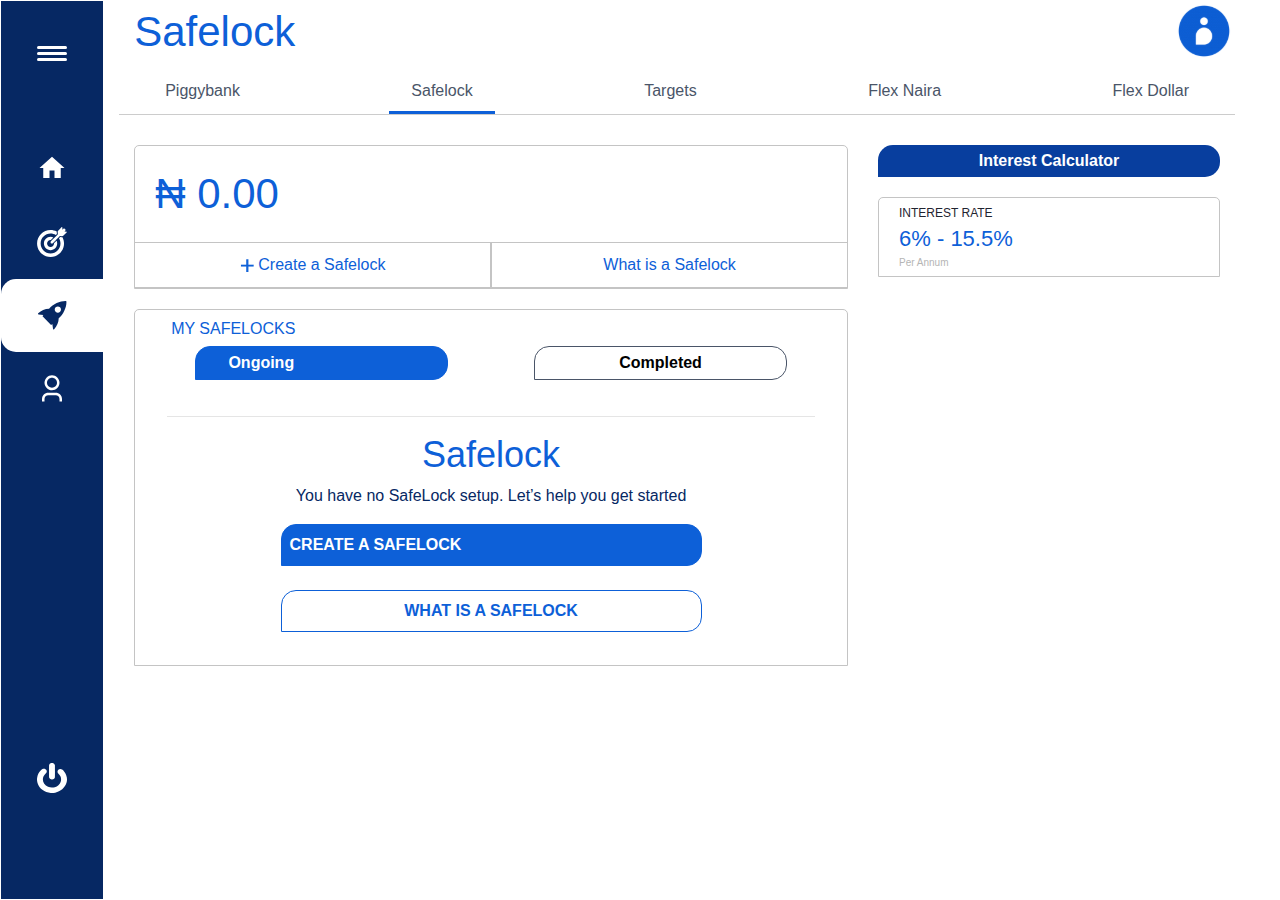
<file: index.html>
<!doctype html>
<html lang="en">
<head>
    <meta charset="UTF-8">
    <meta name="viewport"
          content="width=device-width, user-scalable=no, initial-scale=1.0, maximum-scale=1.0, minimum-scale=1.0">
    <meta http-equiv="X-UA-Compatible" content="ie=edge">
    <link rel="stylesheet" href="./css/bootstrap.css">
    <link rel="stylesheet" href="./css/safelock.css">
    
    <title>PiggyVest- Safelock</title>
    <style>
        ::-webkit-scrollbar {
            width: 0;
        }
        ::-webkit-scrollbar-track {
            background: #f1f1f1;
        }
        ::-webkit-scrollbar-thumb {
            background: #D3D3D3;
            height: 10px;
        }
        ::-webkit-scrollbar-thumb:hover {
            background: #C8C8C8;
        }
    </style>
</head>
  <body class="container row" style="max-width: 100%">
      <main class="main-flex col-xl-1 col-sm-2 col-md-1 col-2" style="padding: 0">
        <section class="sidebar">
            <ul class="sidebar-list">
              <nav class="sidebar-nav">
                <span class="sidebar-toggle"></span>
              </nav>

              <div class="sidebar-list-div">
                <!-- ==== HOME === -->
                <svg
                  width="30"
                  height="30"
                  viewBox="0 0 30 30"
                  fill="none"
                  xmlns="http://www.w3.org/2000/svg"
                >
                  <path
                    d="M12.5 25V17.5H17.5V25H23.75V15H27.5L15 3.75L2.5 15H6.25V25H12.5Z"
                    fill="white"
                  />
                </svg>
              </div>

              <div class="sidebar-list-div">
                <!-- ==== TARGET ==== -->
                <svg
                  width="30"
                  height="30"
                  viewBox="0 0 30 30"
                  fill="none"
                  xmlns="http://www.w3.org/2000/svg"
                >
                  <path
                    d="M13.5548 30C21.0028 30 27.0406 23.9622 27.0406 16.5142C27.0406 14.2225 26.4708 12.0661 25.4635 10.1774C25.3533 10.1931 25.2399 10.1994 25.1298 10.1994C25.0668 10.1994 25.0007 10.1963 24.9346 10.1931L23.219 10.0609L21.985 11.2949C22.9262 12.8122 23.4708 14.6002 23.4708 16.5142C23.4708 21.9885 19.0322 26.4271 13.5579 26.4271C8.08363 26.4271 3.64184 21.9885 3.64184 16.5142C3.64184 11.0399 8.08045 6.60129 13.5547 6.60129C15.4719 6.60129 17.2599 7.14589 18.774 8.08713L19.8915 6.9696L19.7405 5.00213C19.7279 4.84474 19.731 4.68734 19.7467 4.53309C17.8926 3.57296 15.7866 3.02837 13.5516 3.02837C6.10668 3.02837 0.0689087 9.06614 0.0689087 16.5142C0.0689087 23.9622 6.10672 30 13.5548 30Z"
                    fill="white"
                  />
                  <path
                    d="M13.5548 13.0294C13.6429 13.0294 13.7311 13.0326 13.8192 13.0388L16.3092 10.5488L16.3627 10.4953C15.5096 10.0955 14.559 9.87198 13.5547 9.87198C9.88738 9.87198 6.91571 12.8436 6.91571 16.511C6.91571 20.1784 9.88738 23.1532 13.5547 23.1532C17.2221 23.1532 20.1938 20.1815 20.1938 16.5142C20.1938 15.51 19.9702 14.5593 19.5705 13.7062L19.517 13.7597L17.0269 16.2497C17.0332 16.3379 17.0364 16.426 17.0364 16.5141C17.0364 18.4375 15.4781 19.9989 13.5516 19.9989C11.625 19.9989 10.0699 18.4375 10.0699 16.5141C10.07 14.5908 11.6314 13.0294 13.5548 13.0294Z"
                    fill="white"
                  />
                  <path
                    d="M27.453 4.48898L28.2526 3.6894C28.6177 3.32424 28.6177 2.73557 28.2526 2.37041L27.6985 1.81322C27.5159 1.63064 27.2767 1.53935 27.0406 1.53935C26.8045 1.53935 26.5621 1.63064 26.3827 1.81322L25.4666 2.72928L25.2778 0.289612C25.2652 0.110178 25.1172 0 24.963 0C24.8843 0 24.8056 0.0283316 24.7426 0.0912907L21.1382 3.6957C20.8139 4.01994 20.6471 4.47009 20.6818 4.9297L20.6912 5.07135L20.8643 7.32844L19.561 8.63169L17.2158 10.9769L17.1623 11.0304L14.8927 13.3001L13.8853 14.3075C13.7531 14.4397 13.6713 14.616 13.6587 14.8017L13.5957 15.5918C13.5579 16.0514 13.9231 16.4418 14.3795 16.4418C14.3921 16.4418 14.4047 16.4418 14.4205 16.4418L15.2547 16.4008C15.4498 16.3914 15.6356 16.3095 15.7709 16.171L16.7688 15.1731L19.0385 12.9035L19.0921 12.8499L21.4373 10.5047L22.8539 9.08814L24.9126 9.24554L25.0039 9.25184C25.0448 9.25498 25.0857 9.25498 25.1235 9.25498C25.539 9.25498 25.9388 9.09129 26.2379 8.79538L29.8391 5.19412C30.028 5.00525 29.9084 4.67786 29.6408 4.65897L27.453 4.48898Z"
                    fill="white"
                  />
                </svg>
              </div>

              <div class="sidebar-list-div active">
                <!-- ==== ROCKET ==== -->
                <a href="./public/payment.html">
                    <svg
                    width="29"
                    height="29"
                    viewBox="0 0 29 29"
                    xmlns="http://www.w3.org/2000/svg"
                  >
                    <path
                      d="M27.8185 0.00261831C21.9623 -0.102382 15.2835 2.95887 11.056 7.70762C7.01604 7.78387 3.08229 9.44012 0.186044 12.3364C0.0172946 12.5026 -0.0427053 12.7514 0.0310447 12.9764C0.106045 13.2026 0.301045 13.3664 0.536044 13.4001L5.35354 14.0901L4.75854 14.7564C4.53729 15.0039 4.54854 15.3801 4.78354 15.6151L12.8173 23.6489C12.9385 23.7701 13.0985 23.8314 13.2598 23.8314C13.4085 23.8314 13.5573 23.7789 13.676 23.6726L14.3423 23.0776L15.0323 27.8951C15.066 28.1301 15.251 28.3026 15.4748 28.3776C15.5323 28.3964 15.5923 28.4051 15.6535 28.4051C15.831 28.4051 16.0123 28.3276 16.1373 28.2039C18.9935 25.3476 20.6498 21.4139 20.726 17.3739C25.4798 13.1376 28.566 6.46137 28.4298 0.612618C28.421 0.280118 28.1523 0.0113683 27.8185 0.00261831ZM22.0585 10.7926C21.4498 11.4014 20.6498 11.7064 19.8485 11.7064C19.0473 11.7064 18.2473 11.4014 17.6385 10.7926C16.421 9.57387 16.421 7.59137 17.6385 6.37262C18.8573 5.15387 20.8398 5.15387 22.0585 6.37262C23.2773 7.59137 23.2773 9.57512 22.0585 10.7926Z"
                    />
                  </svg>
                </a>

              </div>

              <div class="sidebar-list-div">
                <!-- ==== USER ==== -->
                <svg
                  width="30"
                  height="30"
                  viewBox="0 0 30 30"
                  fill="none"
                  xmlns="http://www.w3.org/2000/svg"
                >
                  <path
                    d="M25 27.5H22.5V25C22.5 24.0054 22.1049 23.0516 21.4017 22.3483C20.6984 21.6451 19.7446 21.25 18.75 21.25H11.25C10.2554 21.25 9.30161 21.6451 8.59835 22.3483C7.89509 23.0516 7.5 24.0054 7.5 25V27.5H5V25C5 23.3424 5.65848 21.7527 6.83058 20.5806C8.00269 19.4085 9.5924 18.75 11.25 18.75H18.75C20.4076 18.75 21.9973 19.4085 23.1694 20.5806C24.3415 21.7527 25 23.3424 25 25V27.5ZM15 16.25C14.0151 16.25 13.0398 16.056 12.1299 15.6791C11.2199 15.3022 10.3931 14.7497 9.6967 14.0533C9.00026 13.3569 8.44781 12.5301 8.0709 11.6201C7.69399 10.7102 7.5 9.73491 7.5 8.75C7.5 7.76509 7.69399 6.78982 8.0709 5.87987C8.44781 4.96993 9.00026 4.14314 9.6967 3.4467C10.3931 2.75026 11.2199 2.19781 12.1299 1.8209C13.0398 1.44399 14.0151 1.25 15 1.25C16.9891 1.25 18.8968 2.04018 20.3033 3.4467C21.7098 4.85322 22.5 6.76088 22.5 8.75C22.5 10.7391 21.7098 12.6468 20.3033 14.0533C18.8968 15.4598 16.9891 16.25 15 16.25V16.25ZM15 13.75C16.3261 13.75 17.5979 13.2232 18.5355 12.2855C19.4732 11.3479 20 10.0761 20 8.75C20 7.42392 19.4732 6.15215 18.5355 5.21447C17.5979 4.27678 16.3261 3.75 15 3.75C13.6739 3.75 12.4021 4.27678 11.4645 5.21447C10.5268 6.15215 10 7.42392 10 8.75C10 10.0761 10.5268 11.3479 11.4645 12.2855C12.4021 13.2232 13.6739 13.75 15 13.75V13.75Z"
                    fill="white"
                  />
                </svg>
              </div>

              <div class="sidebar-list-div signout">
                <!-- ==== SIGNOUT === -->
                <svg
                  width="30"
                  height="30"
                  viewBox="0 0 30 30"
                  fill="none"
                  xmlns="http://www.w3.org/2000/svg"
                >
                  <path
                    d="M14.5212 0.0586024C14.1614 0.124227 13.9569 0.185165 13.667 0.316415C12.8257 0.696102 12.2175 1.46016 12.0622 2.32735C12.0259 2.52657 12.0259 13.9734 12.0622 14.1727C12.1683 14.7633 12.5022 15.3375 12.9707 15.7383C14.1588 16.7555 15.9992 16.7156 17.1303 15.6469C17.5522 15.2461 17.837 14.7258 17.9379 14.1727C17.9535 14.0789 17.9638 11.9906 17.9638 8.24298C17.9638 2.57579 17.9638 2.45157 17.912 2.23126C17.7179 1.36407 17.1459 0.68204 16.2943 0.300009C16.038 0.182821 15.8465 0.128915 15.466 0.0609461C15.0673 -0.0117101 14.9146 -0.0117101 14.5212 0.0586024Z"
                    fill="white"
                  />
                  <path
                    d="M6.49698 5.7539C6.47627 5.75859 6.37015 5.77499 6.26402 5.78906C5.72563 5.86874 5.15876 6.13593 4.75496 6.49921C4.46764 6.75937 3.88266 7.32421 3.67558 7.54453C1.71355 9.62109 0.512511 12.0539 0.142364 14.707C0.0802416 15.1547 0 16.1133 0 16.4062C0 16.6641 0.0724763 17.5523 0.129422 18.0234C0.173425 18.3773 0.302847 19.043 0.401208 19.4344C0.672994 20.5055 1.02761 21.4055 1.57895 22.418C2.12511 23.4187 2.72045 24.2437 3.53581 25.1367C3.8956 25.5281 4.93874 26.4726 5.37101 26.7984C7.81708 28.6336 10.6385 29.6883 13.7446 29.9273C13.9077 29.9414 14.2079 29.9625 14.4124 29.9789C15.321 30.0469 16.9853 29.9062 18.2355 29.6578C23.5884 28.5891 27.9137 24.8953 29.4047 20.1234C29.6066 19.4766 29.7929 18.6305 29.8706 18.0234C29.9275 17.5523 30 16.6641 30 16.4062C30 16.1484 29.9275 15.2578 29.8706 14.7891C29.855 14.6672 29.8059 14.3766 29.7645 14.1445C29.3218 11.7703 28.1984 9.56718 26.4745 7.69921C26.2079 7.40859 25.6773 6.88828 25.6255 6.86718C25.6048 6.85546 25.5582 6.83671 25.522 6.82265C25.4858 6.80859 25.3874 6.74296 25.302 6.67968C24.7351 6.24843 23.8835 6.03281 23.1148 6.12421C21.7325 6.29062 20.6946 7.24687 20.5263 8.50546C20.4047 9.42187 20.8525 10.3664 21.6808 10.9336C22.1959 11.2875 22.9905 12.3773 23.4176 13.3219C23.9068 14.3976 24.1242 15.4734 24.0906 16.6172C24.0621 17.5078 23.9327 18.1781 23.6221 19.0195C22.7265 21.45 20.5651 23.3953 17.8602 24.2039C16.9129 24.4875 16.0354 24.6141 14.9871 24.6141C13.5582 24.6141 12.3003 24.3562 11.0319 23.8008C7.36152 22.1953 5.31924 18.6023 6.02071 14.9883C6.32873 13.4086 7.25539 11.7914 8.47714 10.7109C8.61432 10.5891 8.81881 10.4062 8.93011 10.3078C9.71182 9.61406 9.9862 8.52187 9.62381 7.55859C9.41933 7.01953 8.96376 6.49218 8.43831 6.18281C7.93098 5.88515 7.38481 5.73984 6.79465 5.74453C6.65229 5.74687 6.51769 5.75156 6.49698 5.7539Z"
                    fill="white"
                  />
                </svg>
              </div>
            </ul>
          </section>

      </main>

      <nav class="navbar fixed-top mobile-nav" style="background-color: #062863">
          <!--<a class="navbar-brand" href="#">Piggy Vest</a>-->
          <div class="row justify-content-between" style="margin: auto; width: 95%">
              <img src="./images/home-24px%201.svg" alt="">
              <img src="./images/target.svg" alt="">
              <img src="./images/rocket.svg" alt="" style="background-color: white; height: inherit">
              <img src="./images/user-3-line%201.svg" alt="">
              <img src="./images/logout.svg" alt="">
          </div>
      </nav>

      <main class="col-xl-11 col-sm-10 col-md-11 col-10 main-safelock-right"
            style="max-height: 100vh; min-height: 100vh; overflow-y: auto">
          <section class="container safelock-top">
              <div class="row justify-content-between">
                  <div class="col-4">
                      <h6>Safelock</h6>
                  </div>
                  <div class="col-2">
                      <div class="row justify-content-end">
                          <img src="../images/image%201.svg" alt="">
                      </div>
                  </div>
              </div>
              <div class="row justify-content-between tab-routes">
                  <span>Piggybank</span><!--
         --><span class="active">Safelock</span><!--
         --><span>Targets</span><!--
         --><span>Flex Naira</span><!--
         --><span>Flex Dollar</span>
              </div>
          </section>

          <section class="container safelock-mid-balance-sheet">

              <div class="col-xl-4 col-md-4 col-12 interest-cal-mobile">
                  <button class="btn interest-calculator">Interest Calculator</button>

                  <div class="interest-rate">
                      <div>INTEREST RATE</div>
                      <div>6% - 15.5%</div>
                      <div>Per Annum</div>
                  </div>
                  <br>

              </div>

              <div class="row">
                  <div class="col-xl-8 col-md-8 col-12">
                      <div class="balance">
                          <div class="amount">
                              &#8358; 0.00
                          </div>
                          <div class="row" style="padding: 0 14px">
                              <div class="col-6 options">
                                  <img src="images/plus.png" style="width: 14px" alt=""> Create a Safelock
                              </div>
                              <div class="col-6 options">What is a Safelock</div>
                          </div>
                      </div>

                      <div class="my-safelocks">
                          <h6>MY SAFELOCKS</h6>
                          <div class="row justify-content-around">
                              <div class="col-xl-5 col-md-6 col-sm-6 col-6">
                                  <button class="btn my-safelocks active">Ongoing</button>
                              </div>
                              <div class="col-xl-5 col-md-6 col-sm-6 col-6">
                                  <button class="btn my-safelocks">Completed</button>
                              </div>
                          </div>
                          <hr>
                          <div class="my-safelocks-content">
                              <h4>Safelock</h4>
                              <p>You have no SafeLock setup. Let’s help you get started</p>

                              <button class="btn btn-lg active">CREATE A SAFELOCK</button>
                              <button class="btn btn-lg">WHAT IS A SAFELOCK</button>
                          </div>
                      </div>
                  </div>

                  <div class="col-xl-4 col-md-4 col-12 interest-cal">
                      <button class="btn interest-calculator">Interest Calculator</button>

                      <div class="interest-rate">
                          <div>INTEREST RATE</div>
                          <div>6% - 15.5%</div>
                          <div>Per Annum</div>
                      </div>
                  </div>
              </div>
          </section>
      </main>

</body>
</html>
</file>
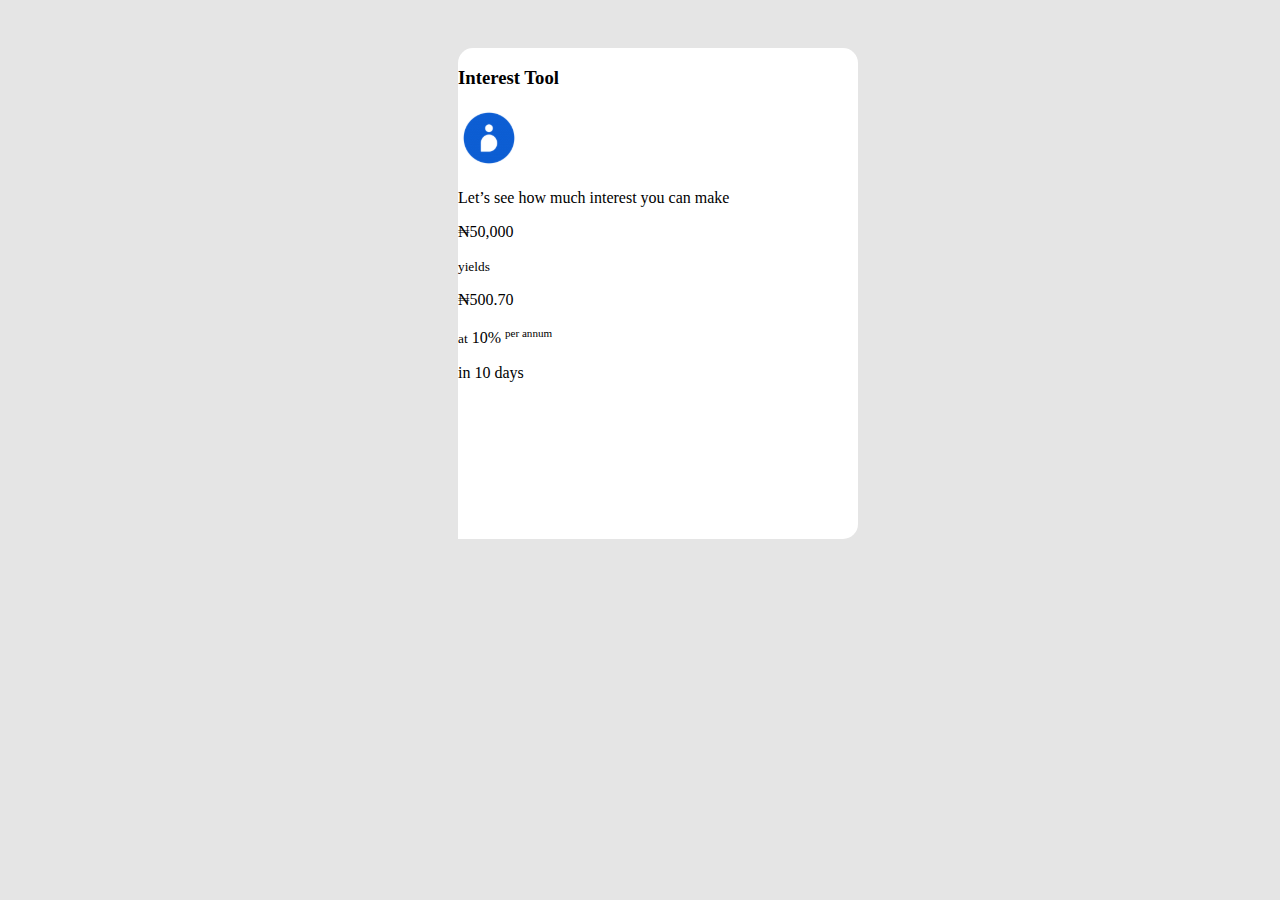
<file: calculator.html>
<!DOCTYPE html>
<html lang="en">

<head>
    <meta charset="UTF-8">
    <meta name="viewport" content="width=device-width, initial-scale=1.0">
    <title>Calculator</title>
    <link href="https://stackpath.bootstrapcdn.com/bootstrap/4.5.0/css/bootstrap.min.css" rel="stylesheet"
        integrity="sha384-9aIt2nRpC12Uk9gS9baDl411NQApFmC26EwAOH8WgZl5MYYxFfc+NcPb1dKGj7Sk" crossorigin="anonymous">
    <link rel="stylesheet" href="css/style.css">
</head>

<body>

    <main>
        <div class="container pl-5 pr-5 mx-auto">
            <div class="row">
                <div class="col-md-12 d-flex justify-content-between">
                    <h3 class="first-text">Interest Tool</h3> <img src="images/image 1.svg" alt="..." class="img-fluid">
                </div>
            </div>
            <div class="row">
                <div class="col-md-6">
                    <p class=" text">Let’s see how much interest you can make</p>
                </div>
            </div>

            <div class="row d-flex justify-content-center">
                <div class="col-md-6 d-block">
                    <div class="div-1">
                        <p class="pl-4">‎₦50,000</p>
                        <small class="pl-4">yields</small>
                        <p class="pr-4 text-right mt-5">‎₦500.70</p>
                    </div>
                </div>
                <div class="col-md-6 d-block">
                    <div class="div-2">
                        <p class="pl-4">‎<small>at</small> 10% <sup> <small>per annum</small></sup></p>
                        <p class="pl-4 text-left mt-5">‎in 10 days</p>
                    </div>
                </div>
            </div>
        </div>
    </main>

</body>

</html>
</file>
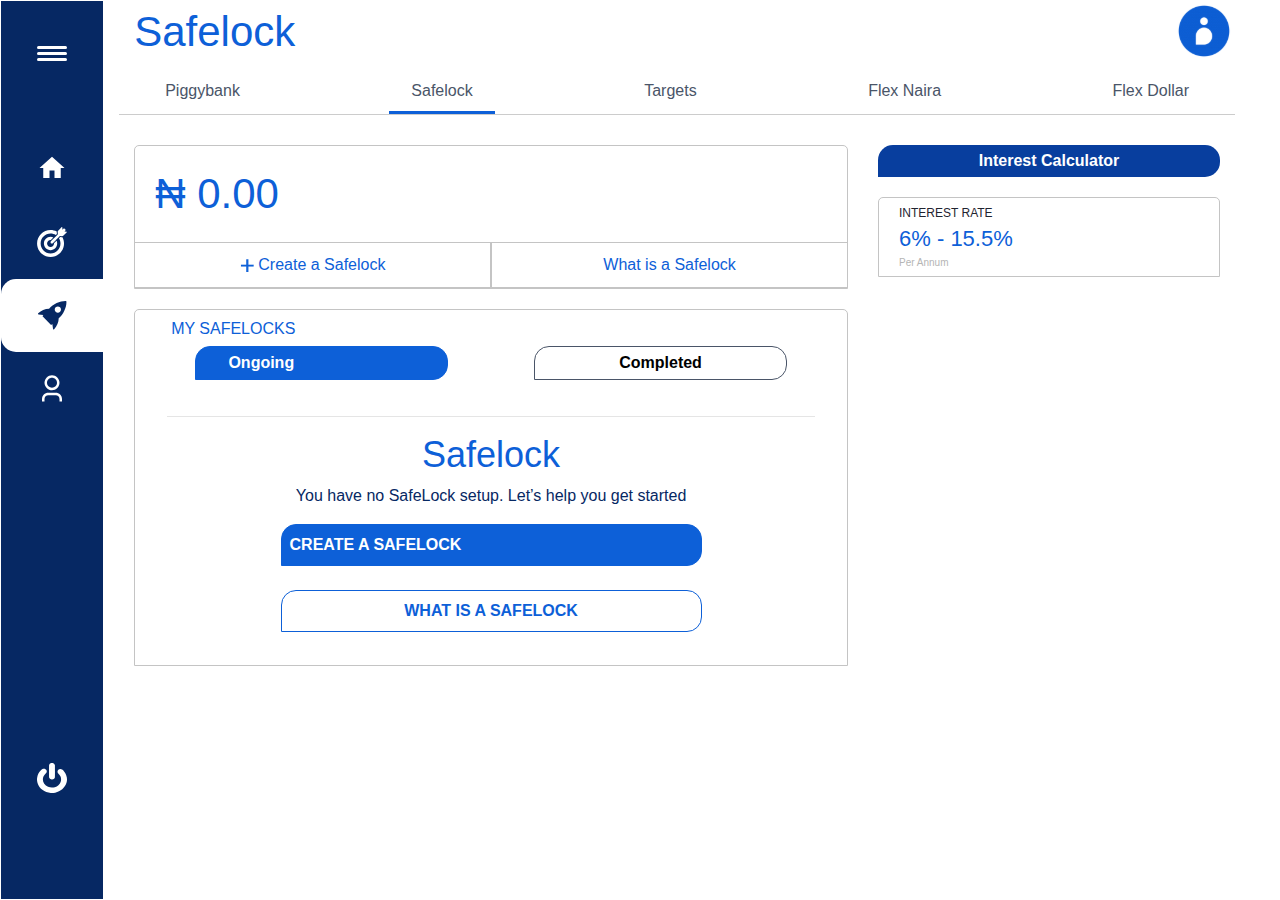
<file: safelock-page.html>
<!doctype html>
<html lang="en">
<head>
    <meta charset="UTF-8">
    <meta name="viewport"
          content="width=device-width, user-scalable=no, initial-scale=1.0, maximum-scale=1.0, minimum-scale=1.0">
    <meta http-equiv="X-UA-Compatible" content="ie=edge">
    <link rel="stylesheet" href="./css/bootstrap.css">
    <link rel="stylesheet" href="./css/safelock.css">
    <title>Document</title>
</head>
<body>
    <!DOCTYPE html>
<html lang="en">
  <head>
    <meta charset="UTF-8">
    <meta name="viewport" content="width=device-width, initial-scale=1.0">
    <title>Sidebar</title>
    <link href="https://fonts.googleapis.com/css2?family=Poppins:ital,wght@0,500;1,400&display=swap" rel="stylesheet">
    <link href="https://stackpath.bootstrapcdn.com/font-awesome/4.7.0/css/font-awesome.min.css"
      rel="stylesheet" integrity="sha384-wvfXpqpZZVQGK6TAh5PVlGOfQNHSoD2xbE+QkPxCAFlNEevoEH3Sl0sibVcOQVnN" crossorigin="anonymous">
    <link rel="stylesheet" href="css/sidebar.css">
      <link rel="stylesheet" href="css/bootstrap.css">
      <link rel="stylesheet" href="css/safelock.css">
  </head>
  <body class="container row" style="max-width: 100%">
      <main class="main-flex col-xl-1 col-sm-2 col-md-1 col-2" style="padding: 0">
        <section class="sidebar">
            <ul class="sidebar-list">
              <nav class="sidebar-nav">
                <span class="sidebar-toggle"></span>
              </nav>

              <div class="sidebar-list-div">
                <!-- ==== HOME === -->
                <svg
                  width="30"
                  height="30"
                  viewBox="0 0 30 30"
                  fill="none"
                  xmlns="http://www.w3.org/2000/svg"
                >
                  <path
                    d="M12.5 25V17.5H17.5V25H23.75V15H27.5L15 3.75L2.5 15H6.25V25H12.5Z"
                    fill="white"
                  />
                </svg>
              </div>

              <div class="sidebar-list-div">
                <!-- ==== TARGET ==== -->
                <svg
                  width="30"
                  height="30"
                  viewBox="0 0 30 30"
                  fill="none"
                  xmlns="http://www.w3.org/2000/svg"
                >
                  <path
                    d="M13.5548 30C21.0028 30 27.0406 23.9622 27.0406 16.5142C27.0406 14.2225 26.4708 12.0661 25.4635 10.1774C25.3533 10.1931 25.2399 10.1994 25.1298 10.1994C25.0668 10.1994 25.0007 10.1963 24.9346 10.1931L23.219 10.0609L21.985 11.2949C22.9262 12.8122 23.4708 14.6002 23.4708 16.5142C23.4708 21.9885 19.0322 26.4271 13.5579 26.4271C8.08363 26.4271 3.64184 21.9885 3.64184 16.5142C3.64184 11.0399 8.08045 6.60129 13.5547 6.60129C15.4719 6.60129 17.2599 7.14589 18.774 8.08713L19.8915 6.9696L19.7405 5.00213C19.7279 4.84474 19.731 4.68734 19.7467 4.53309C17.8926 3.57296 15.7866 3.02837 13.5516 3.02837C6.10668 3.02837 0.0689087 9.06614 0.0689087 16.5142C0.0689087 23.9622 6.10672 30 13.5548 30Z"
                    fill="white"
                  />
                  <path
                    d="M13.5548 13.0294C13.6429 13.0294 13.7311 13.0326 13.8192 13.0388L16.3092 10.5488L16.3627 10.4953C15.5096 10.0955 14.559 9.87198 13.5547 9.87198C9.88738 9.87198 6.91571 12.8436 6.91571 16.511C6.91571 20.1784 9.88738 23.1532 13.5547 23.1532C17.2221 23.1532 20.1938 20.1815 20.1938 16.5142C20.1938 15.51 19.9702 14.5593 19.5705 13.7062L19.517 13.7597L17.0269 16.2497C17.0332 16.3379 17.0364 16.426 17.0364 16.5141C17.0364 18.4375 15.4781 19.9989 13.5516 19.9989C11.625 19.9989 10.0699 18.4375 10.0699 16.5141C10.07 14.5908 11.6314 13.0294 13.5548 13.0294Z"
                    fill="white"
                  />
                  <path
                    d="M27.453 4.48898L28.2526 3.6894C28.6177 3.32424 28.6177 2.73557 28.2526 2.37041L27.6985 1.81322C27.5159 1.63064 27.2767 1.53935 27.0406 1.53935C26.8045 1.53935 26.5621 1.63064 26.3827 1.81322L25.4666 2.72928L25.2778 0.289612C25.2652 0.110178 25.1172 0 24.963 0C24.8843 0 24.8056 0.0283316 24.7426 0.0912907L21.1382 3.6957C20.8139 4.01994 20.6471 4.47009 20.6818 4.9297L20.6912 5.07135L20.8643 7.32844L19.561 8.63169L17.2158 10.9769L17.1623 11.0304L14.8927 13.3001L13.8853 14.3075C13.7531 14.4397 13.6713 14.616 13.6587 14.8017L13.5957 15.5918C13.5579 16.0514 13.9231 16.4418 14.3795 16.4418C14.3921 16.4418 14.4047 16.4418 14.4205 16.4418L15.2547 16.4008C15.4498 16.3914 15.6356 16.3095 15.7709 16.171L16.7688 15.1731L19.0385 12.9035L19.0921 12.8499L21.4373 10.5047L22.8539 9.08814L24.9126 9.24554L25.0039 9.25184C25.0448 9.25498 25.0857 9.25498 25.1235 9.25498C25.539 9.25498 25.9388 9.09129 26.2379 8.79538L29.8391 5.19412C30.028 5.00525 29.9084 4.67786 29.6408 4.65897L27.453 4.48898Z"
                    fill="white"
                  />
                </svg>
              </div>

              <div class="sidebar-list-div active">
                <!-- ==== ROCKET ==== -->
                <a href="public/payment.html">
                    <svg
                    width="29"
                    height="29"
                    viewBox="0 0 29 29"
                    xmlns="http://www.w3.org/2000/svg"
                  >
                    <path
                      d="M27.8185 0.00261831C21.9623 -0.102382 15.2835 2.95887 11.056 7.70762C7.01604 7.78387 3.08229 9.44012 0.186044 12.3364C0.0172946 12.5026 -0.0427053 12.7514 0.0310447 12.9764C0.106045 13.2026 0.301045 13.3664 0.536044 13.4001L5.35354 14.0901L4.75854 14.7564C4.53729 15.0039 4.54854 15.3801 4.78354 15.6151L12.8173 23.6489C12.9385 23.7701 13.0985 23.8314 13.2598 23.8314C13.4085 23.8314 13.5573 23.7789 13.676 23.6726L14.3423 23.0776L15.0323 27.8951C15.066 28.1301 15.251 28.3026 15.4748 28.3776C15.5323 28.3964 15.5923 28.4051 15.6535 28.4051C15.831 28.4051 16.0123 28.3276 16.1373 28.2039C18.9935 25.3476 20.6498 21.4139 20.726 17.3739C25.4798 13.1376 28.566 6.46137 28.4298 0.612618C28.421 0.280118 28.1523 0.0113683 27.8185 0.00261831ZM22.0585 10.7926C21.4498 11.4014 20.6498 11.7064 19.8485 11.7064C19.0473 11.7064 18.2473 11.4014 17.6385 10.7926C16.421 9.57387 16.421 7.59137 17.6385 6.37262C18.8573 5.15387 20.8398 5.15387 22.0585 6.37262C23.2773 7.59137 23.2773 9.57512 22.0585 10.7926Z"
                    />
                  </svg>
                </a>

              </div>

              <div class="sidebar-list-div">
                <!-- ==== USER ==== -->
                <svg
                  width="30"
                  height="30"
                  viewBox="0 0 30 30"
                  fill="none"
                  xmlns="http://www.w3.org/2000/svg"
                >
                  <path
                    d="M25 27.5H22.5V25C22.5 24.0054 22.1049 23.0516 21.4017 22.3483C20.6984 21.6451 19.7446 21.25 18.75 21.25H11.25C10.2554 21.25 9.30161 21.6451 8.59835 22.3483C7.89509 23.0516 7.5 24.0054 7.5 25V27.5H5V25C5 23.3424 5.65848 21.7527 6.83058 20.5806C8.00269 19.4085 9.5924 18.75 11.25 18.75H18.75C20.4076 18.75 21.9973 19.4085 23.1694 20.5806C24.3415 21.7527 25 23.3424 25 25V27.5ZM15 16.25C14.0151 16.25 13.0398 16.056 12.1299 15.6791C11.2199 15.3022 10.3931 14.7497 9.6967 14.0533C9.00026 13.3569 8.44781 12.5301 8.0709 11.6201C7.69399 10.7102 7.5 9.73491 7.5 8.75C7.5 7.76509 7.69399 6.78982 8.0709 5.87987C8.44781 4.96993 9.00026 4.14314 9.6967 3.4467C10.3931 2.75026 11.2199 2.19781 12.1299 1.8209C13.0398 1.44399 14.0151 1.25 15 1.25C16.9891 1.25 18.8968 2.04018 20.3033 3.4467C21.7098 4.85322 22.5 6.76088 22.5 8.75C22.5 10.7391 21.7098 12.6468 20.3033 14.0533C18.8968 15.4598 16.9891 16.25 15 16.25V16.25ZM15 13.75C16.3261 13.75 17.5979 13.2232 18.5355 12.2855C19.4732 11.3479 20 10.0761 20 8.75C20 7.42392 19.4732 6.15215 18.5355 5.21447C17.5979 4.27678 16.3261 3.75 15 3.75C13.6739 3.75 12.4021 4.27678 11.4645 5.21447C10.5268 6.15215 10 7.42392 10 8.75C10 10.0761 10.5268 11.3479 11.4645 12.2855C12.4021 13.2232 13.6739 13.75 15 13.75V13.75Z"
                    fill="white"
                  />
                </svg>
              </div>

              <div class="sidebar-list-div signout">
                <!-- ==== SIGNOUT === -->
                <svg
                  width="30"
                  height="30"
                  viewBox="0 0 30 30"
                  fill="none"
                  xmlns="http://www.w3.org/2000/svg"
                >
                  <path
                    d="M14.5212 0.0586024C14.1614 0.124227 13.9569 0.185165 13.667 0.316415C12.8257 0.696102 12.2175 1.46016 12.0622 2.32735C12.0259 2.52657 12.0259 13.9734 12.0622 14.1727C12.1683 14.7633 12.5022 15.3375 12.9707 15.7383C14.1588 16.7555 15.9992 16.7156 17.1303 15.6469C17.5522 15.2461 17.837 14.7258 17.9379 14.1727C17.9535 14.0789 17.9638 11.9906 17.9638 8.24298C17.9638 2.57579 17.9638 2.45157 17.912 2.23126C17.7179 1.36407 17.1459 0.68204 16.2943 0.300009C16.038 0.182821 15.8465 0.128915 15.466 0.0609461C15.0673 -0.0117101 14.9146 -0.0117101 14.5212 0.0586024Z"
                    fill="white"
                  />
                  <path
                    d="M6.49698 5.7539C6.47627 5.75859 6.37015 5.77499 6.26402 5.78906C5.72563 5.86874 5.15876 6.13593 4.75496 6.49921C4.46764 6.75937 3.88266 7.32421 3.67558 7.54453C1.71355 9.62109 0.512511 12.0539 0.142364 14.707C0.0802416 15.1547 0 16.1133 0 16.4062C0 16.6641 0.0724763 17.5523 0.129422 18.0234C0.173425 18.3773 0.302847 19.043 0.401208 19.4344C0.672994 20.5055 1.02761 21.4055 1.57895 22.418C2.12511 23.4187 2.72045 24.2437 3.53581 25.1367C3.8956 25.5281 4.93874 26.4726 5.37101 26.7984C7.81708 28.6336 10.6385 29.6883 13.7446 29.9273C13.9077 29.9414 14.2079 29.9625 14.4124 29.9789C15.321 30.0469 16.9853 29.9062 18.2355 29.6578C23.5884 28.5891 27.9137 24.8953 29.4047 20.1234C29.6066 19.4766 29.7929 18.6305 29.8706 18.0234C29.9275 17.5523 30 16.6641 30 16.4062C30 16.1484 29.9275 15.2578 29.8706 14.7891C29.855 14.6672 29.8059 14.3766 29.7645 14.1445C29.3218 11.7703 28.1984 9.56718 26.4745 7.69921C26.2079 7.40859 25.6773 6.88828 25.6255 6.86718C25.6048 6.85546 25.5582 6.83671 25.522 6.82265C25.4858 6.80859 25.3874 6.74296 25.302 6.67968C24.7351 6.24843 23.8835 6.03281 23.1148 6.12421C21.7325 6.29062 20.6946 7.24687 20.5263 8.50546C20.4047 9.42187 20.8525 10.3664 21.6808 10.9336C22.1959 11.2875 22.9905 12.3773 23.4176 13.3219C23.9068 14.3976 24.1242 15.4734 24.0906 16.6172C24.0621 17.5078 23.9327 18.1781 23.6221 19.0195C22.7265 21.45 20.5651 23.3953 17.8602 24.2039C16.9129 24.4875 16.0354 24.6141 14.9871 24.6141C13.5582 24.6141 12.3003 24.3562 11.0319 23.8008C7.36152 22.1953 5.31924 18.6023 6.02071 14.9883C6.32873 13.4086 7.25539 11.7914 8.47714 10.7109C8.61432 10.5891 8.81881 10.4062 8.93011 10.3078C9.71182 9.61406 9.9862 8.52187 9.62381 7.55859C9.41933 7.01953 8.96376 6.49218 8.43831 6.18281C7.93098 5.88515 7.38481 5.73984 6.79465 5.74453C6.65229 5.74687 6.51769 5.75156 6.49698 5.7539Z"
                    fill="white"
                  />
                </svg>
              </div>
            </ul>
          </section>

      </main>

      <main class="col-xl-11 col-sm-10 col-md-11 col-10" style="max-height: 100vh; min-height: 100vh; overflow-y: auto">
          <section class="container safelock-top">
              <div class="row justify-content-between">
                  <div class="col-4">
                      <h6>Safelock</h6>
                  </div>
                  <div class="col-2">
                      <div class="row justify-content-end">
                          <img src="../images/image%201.svg" alt="">
                      </div>
                  </div>
              </div>
              <div class="row justify-content-between tab-routes">
                  <span>Piggybank</span><!--
         --><span class="active">Safelock</span><!--
         --><span>Targets</span><!--
         --><span>Flex Naira</span><!--
         --><span>Flex Dollar</span>
              </div>
          </section>
          <section class="container safelock-mid-balance-sheet">
              <div class="row">
                  <div class="col-xl-8 col-md-8 col-12">
                      <div class="balance">
                          <div class="amount">
                              &#8358; 0.00
                          </div>
                          <div class="row" style="padding: 0 14px">
                              <div class="col-6 options">
                                  <img src="images/plus.png" style="width: 14px" alt=""> Create a Safelock
                              </div>
                              <div class="col-6 options">What is a Safelock</div>
                          </div>
                      </div>

                      <div class="my-safelocks">
                          <h6>MY SAFELOCKS</h6>
                          <div class="row justify-content-around">
                              <div class="col-5">
                                  <button class="btn my-safelocks active">Ongoing</button>
                              </div>
                              <div class="col-5">
                                  <button class="btn my-safelocks">Completed</button>
                              </div>
                          </div>
                          <hr>
                          <div class="my-safelocks-content">
                              <h4>Safelock</h4>
                              <p>You have no SafeLock setup. Let’s help you get started</p>

                              <button class="btn btn-lg active">CREATE A SAFELOCK</button>
                              <button class="btn btn-lg">WHAT IS A SAFELOCK</button>
                          </div>
                      </div>
                  </div>

                  <div class="col-xl-4 col-md-4 col-12">
                      <button class="btn interest-calculator">Interest Calculator</button>

                      <div class="interest-rate">
                          <div>INTEREST RATE</div>
                          <div>6% - 15.5%</div>
                          <div>Per Annum</div>
                      </div>
                  </div>
              </div>
          </section>
      </main>

</body>
</html>
</file>
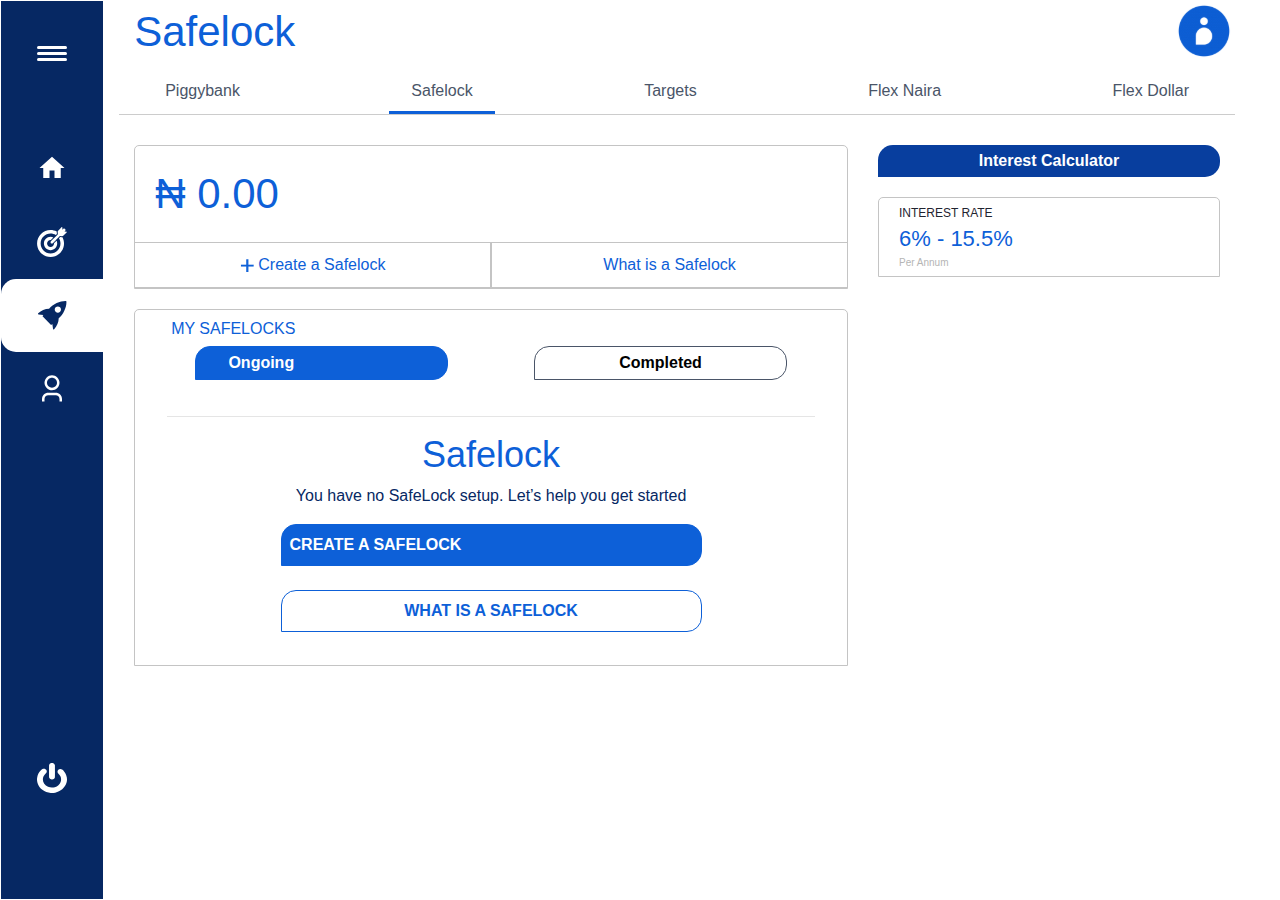
<file: public/safelock-page.html>
<!doctype html>
<html lang="en">
<head>
    <meta charset="UTF-8">
    <meta name="viewport"
          content="width=device-width, user-scalable=no, initial-scale=1.0, maximum-scale=1.0, minimum-scale=1.0">
    <meta http-equiv="X-UA-Compatible" content="ie=edge">
    <link rel="stylesheet" href="../css/bootstrap.css">
    <link rel="stylesheet" href="../css/safelock.css">
    <title>Document</title>
</head>
<body>
    <!DOCTYPE html>
<html lang="en">
  <head>
    <meta charset="UTF-8">
    <meta name="viewport" content="width=device-width, initial-scale=1.0">
    <title>Sidebar</title>
    <link href="https://fonts.googleapis.com/css2?family=Poppins:ital,wght@0,500;1,400&display=swap" rel="stylesheet">
    <link href="https://stackpath.bootstrapcdn.com/font-awesome/4.7.0/css/font-awesome.min.css"
      rel="stylesheet" integrity="sha384-wvfXpqpZZVQGK6TAh5PVlGOfQNHSoD2xbE+QkPxCAFlNEevoEH3Sl0sibVcOQVnN" crossorigin="anonymous">
    <link rel="stylesheet" href="../css/sidebar.css">
      <link rel="stylesheet" href="../css/bootstrap.css">
      <link rel="stylesheet" href="../css/safelock.css">
  </head>
  <body class="container row" style="max-width: 100%">
      <main class="main-flex col-xl-1 col-sm-2 col-md-1 col-2" style="padding: 0">
        <section class="sidebar">
            <ul class="sidebar-list">
              <nav class="sidebar-nav">
                <span class="sidebar-toggle"></span>
              </nav>

              <div class="sidebar-list-div">
                <!-- ==== HOME === -->
                <svg
                  width="30"
                  height="30"
                  viewBox="0 0 30 30"
                  fill="none"
                  xmlns="http://www.w3.org/2000/svg"
                >
                  <path
                    d="M12.5 25V17.5H17.5V25H23.75V15H27.5L15 3.75L2.5 15H6.25V25H12.5Z"
                    fill="white"
                  />
                </svg>
              </div>

              <div class="sidebar-list-div">
                <!-- ==== TARGET ==== -->
                <svg
                  width="30"
                  height="30"
                  viewBox="0 0 30 30"
                  fill="none"
                  xmlns="http://www.w3.org/2000/svg"
                >
                  <path
                    d="M13.5548 30C21.0028 30 27.0406 23.9622 27.0406 16.5142C27.0406 14.2225 26.4708 12.0661 25.4635 10.1774C25.3533 10.1931 25.2399 10.1994 25.1298 10.1994C25.0668 10.1994 25.0007 10.1963 24.9346 10.1931L23.219 10.0609L21.985 11.2949C22.9262 12.8122 23.4708 14.6002 23.4708 16.5142C23.4708 21.9885 19.0322 26.4271 13.5579 26.4271C8.08363 26.4271 3.64184 21.9885 3.64184 16.5142C3.64184 11.0399 8.08045 6.60129 13.5547 6.60129C15.4719 6.60129 17.2599 7.14589 18.774 8.08713L19.8915 6.9696L19.7405 5.00213C19.7279 4.84474 19.731 4.68734 19.7467 4.53309C17.8926 3.57296 15.7866 3.02837 13.5516 3.02837C6.10668 3.02837 0.0689087 9.06614 0.0689087 16.5142C0.0689087 23.9622 6.10672 30 13.5548 30Z"
                    fill="white"
                  />
                  <path
                    d="M13.5548 13.0294C13.6429 13.0294 13.7311 13.0326 13.8192 13.0388L16.3092 10.5488L16.3627 10.4953C15.5096 10.0955 14.559 9.87198 13.5547 9.87198C9.88738 9.87198 6.91571 12.8436 6.91571 16.511C6.91571 20.1784 9.88738 23.1532 13.5547 23.1532C17.2221 23.1532 20.1938 20.1815 20.1938 16.5142C20.1938 15.51 19.9702 14.5593 19.5705 13.7062L19.517 13.7597L17.0269 16.2497C17.0332 16.3379 17.0364 16.426 17.0364 16.5141C17.0364 18.4375 15.4781 19.9989 13.5516 19.9989C11.625 19.9989 10.0699 18.4375 10.0699 16.5141C10.07 14.5908 11.6314 13.0294 13.5548 13.0294Z"
                    fill="white"
                  />
                  <path
                    d="M27.453 4.48898L28.2526 3.6894C28.6177 3.32424 28.6177 2.73557 28.2526 2.37041L27.6985 1.81322C27.5159 1.63064 27.2767 1.53935 27.0406 1.53935C26.8045 1.53935 26.5621 1.63064 26.3827 1.81322L25.4666 2.72928L25.2778 0.289612C25.2652 0.110178 25.1172 0 24.963 0C24.8843 0 24.8056 0.0283316 24.7426 0.0912907L21.1382 3.6957C20.8139 4.01994 20.6471 4.47009 20.6818 4.9297L20.6912 5.07135L20.8643 7.32844L19.561 8.63169L17.2158 10.9769L17.1623 11.0304L14.8927 13.3001L13.8853 14.3075C13.7531 14.4397 13.6713 14.616 13.6587 14.8017L13.5957 15.5918C13.5579 16.0514 13.9231 16.4418 14.3795 16.4418C14.3921 16.4418 14.4047 16.4418 14.4205 16.4418L15.2547 16.4008C15.4498 16.3914 15.6356 16.3095 15.7709 16.171L16.7688 15.1731L19.0385 12.9035L19.0921 12.8499L21.4373 10.5047L22.8539 9.08814L24.9126 9.24554L25.0039 9.25184C25.0448 9.25498 25.0857 9.25498 25.1235 9.25498C25.539 9.25498 25.9388 9.09129 26.2379 8.79538L29.8391 5.19412C30.028 5.00525 29.9084 4.67786 29.6408 4.65897L27.453 4.48898Z"
                    fill="white"
                  />
                </svg>
              </div>

              <div class="sidebar-list-div active">
                <!-- ==== ROCKET ==== -->
                <a href="payment.html">
                    <svg
                    width="29"
                    height="29"
                    viewBox="0 0 29 29"
                    xmlns="http://www.w3.org/2000/svg"
                  >
                    <path
                      d="M27.8185 0.00261831C21.9623 -0.102382 15.2835 2.95887 11.056 7.70762C7.01604 7.78387 3.08229 9.44012 0.186044 12.3364C0.0172946 12.5026 -0.0427053 12.7514 0.0310447 12.9764C0.106045 13.2026 0.301045 13.3664 0.536044 13.4001L5.35354 14.0901L4.75854 14.7564C4.53729 15.0039 4.54854 15.3801 4.78354 15.6151L12.8173 23.6489C12.9385 23.7701 13.0985 23.8314 13.2598 23.8314C13.4085 23.8314 13.5573 23.7789 13.676 23.6726L14.3423 23.0776L15.0323 27.8951C15.066 28.1301 15.251 28.3026 15.4748 28.3776C15.5323 28.3964 15.5923 28.4051 15.6535 28.4051C15.831 28.4051 16.0123 28.3276 16.1373 28.2039C18.9935 25.3476 20.6498 21.4139 20.726 17.3739C25.4798 13.1376 28.566 6.46137 28.4298 0.612618C28.421 0.280118 28.1523 0.0113683 27.8185 0.00261831ZM22.0585 10.7926C21.4498 11.4014 20.6498 11.7064 19.8485 11.7064C19.0473 11.7064 18.2473 11.4014 17.6385 10.7926C16.421 9.57387 16.421 7.59137 17.6385 6.37262C18.8573 5.15387 20.8398 5.15387 22.0585 6.37262C23.2773 7.59137 23.2773 9.57512 22.0585 10.7926Z"
                    />
                  </svg>
                </a>

              </div>

              <div class="sidebar-list-div">
                <!-- ==== USER ==== -->
                <svg
                  width="30"
                  height="30"
                  viewBox="0 0 30 30"
                  fill="none"
                  xmlns="http://www.w3.org/2000/svg"
                >
                  <path
                    d="M25 27.5H22.5V25C22.5 24.0054 22.1049 23.0516 21.4017 22.3483C20.6984 21.6451 19.7446 21.25 18.75 21.25H11.25C10.2554 21.25 9.30161 21.6451 8.59835 22.3483C7.89509 23.0516 7.5 24.0054 7.5 25V27.5H5V25C5 23.3424 5.65848 21.7527 6.83058 20.5806C8.00269 19.4085 9.5924 18.75 11.25 18.75H18.75C20.4076 18.75 21.9973 19.4085 23.1694 20.5806C24.3415 21.7527 25 23.3424 25 25V27.5ZM15 16.25C14.0151 16.25 13.0398 16.056 12.1299 15.6791C11.2199 15.3022 10.3931 14.7497 9.6967 14.0533C9.00026 13.3569 8.44781 12.5301 8.0709 11.6201C7.69399 10.7102 7.5 9.73491 7.5 8.75C7.5 7.76509 7.69399 6.78982 8.0709 5.87987C8.44781 4.96993 9.00026 4.14314 9.6967 3.4467C10.3931 2.75026 11.2199 2.19781 12.1299 1.8209C13.0398 1.44399 14.0151 1.25 15 1.25C16.9891 1.25 18.8968 2.04018 20.3033 3.4467C21.7098 4.85322 22.5 6.76088 22.5 8.75C22.5 10.7391 21.7098 12.6468 20.3033 14.0533C18.8968 15.4598 16.9891 16.25 15 16.25V16.25ZM15 13.75C16.3261 13.75 17.5979 13.2232 18.5355 12.2855C19.4732 11.3479 20 10.0761 20 8.75C20 7.42392 19.4732 6.15215 18.5355 5.21447C17.5979 4.27678 16.3261 3.75 15 3.75C13.6739 3.75 12.4021 4.27678 11.4645 5.21447C10.5268 6.15215 10 7.42392 10 8.75C10 10.0761 10.5268 11.3479 11.4645 12.2855C12.4021 13.2232 13.6739 13.75 15 13.75V13.75Z"
                    fill="white"
                  />
                </svg>
              </div>

              <div class="sidebar-list-div signout">
                <!-- ==== SIGNOUT === -->
                <svg
                  width="30"
                  height="30"
                  viewBox="0 0 30 30"
                  fill="none"
                  xmlns="http://www.w3.org/2000/svg"
                >
                  <path
                    d="M14.5212 0.0586024C14.1614 0.124227 13.9569 0.185165 13.667 0.316415C12.8257 0.696102 12.2175 1.46016 12.0622 2.32735C12.0259 2.52657 12.0259 13.9734 12.0622 14.1727C12.1683 14.7633 12.5022 15.3375 12.9707 15.7383C14.1588 16.7555 15.9992 16.7156 17.1303 15.6469C17.5522 15.2461 17.837 14.7258 17.9379 14.1727C17.9535 14.0789 17.9638 11.9906 17.9638 8.24298C17.9638 2.57579 17.9638 2.45157 17.912 2.23126C17.7179 1.36407 17.1459 0.68204 16.2943 0.300009C16.038 0.182821 15.8465 0.128915 15.466 0.0609461C15.0673 -0.0117101 14.9146 -0.0117101 14.5212 0.0586024Z"
                    fill="white"
                  />
                  <path
                    d="M6.49698 5.7539C6.47627 5.75859 6.37015 5.77499 6.26402 5.78906C5.72563 5.86874 5.15876 6.13593 4.75496 6.49921C4.46764 6.75937 3.88266 7.32421 3.67558 7.54453C1.71355 9.62109 0.512511 12.0539 0.142364 14.707C0.0802416 15.1547 0 16.1133 0 16.4062C0 16.6641 0.0724763 17.5523 0.129422 18.0234C0.173425 18.3773 0.302847 19.043 0.401208 19.4344C0.672994 20.5055 1.02761 21.4055 1.57895 22.418C2.12511 23.4187 2.72045 24.2437 3.53581 25.1367C3.8956 25.5281 4.93874 26.4726 5.37101 26.7984C7.81708 28.6336 10.6385 29.6883 13.7446 29.9273C13.9077 29.9414 14.2079 29.9625 14.4124 29.9789C15.321 30.0469 16.9853 29.9062 18.2355 29.6578C23.5884 28.5891 27.9137 24.8953 29.4047 20.1234C29.6066 19.4766 29.7929 18.6305 29.8706 18.0234C29.9275 17.5523 30 16.6641 30 16.4062C30 16.1484 29.9275 15.2578 29.8706 14.7891C29.855 14.6672 29.8059 14.3766 29.7645 14.1445C29.3218 11.7703 28.1984 9.56718 26.4745 7.69921C26.2079 7.40859 25.6773 6.88828 25.6255 6.86718C25.6048 6.85546 25.5582 6.83671 25.522 6.82265C25.4858 6.80859 25.3874 6.74296 25.302 6.67968C24.7351 6.24843 23.8835 6.03281 23.1148 6.12421C21.7325 6.29062 20.6946 7.24687 20.5263 8.50546C20.4047 9.42187 20.8525 10.3664 21.6808 10.9336C22.1959 11.2875 22.9905 12.3773 23.4176 13.3219C23.9068 14.3976 24.1242 15.4734 24.0906 16.6172C24.0621 17.5078 23.9327 18.1781 23.6221 19.0195C22.7265 21.45 20.5651 23.3953 17.8602 24.2039C16.9129 24.4875 16.0354 24.6141 14.9871 24.6141C13.5582 24.6141 12.3003 24.3562 11.0319 23.8008C7.36152 22.1953 5.31924 18.6023 6.02071 14.9883C6.32873 13.4086 7.25539 11.7914 8.47714 10.7109C8.61432 10.5891 8.81881 10.4062 8.93011 10.3078C9.71182 9.61406 9.9862 8.52187 9.62381 7.55859C9.41933 7.01953 8.96376 6.49218 8.43831 6.18281C7.93098 5.88515 7.38481 5.73984 6.79465 5.74453C6.65229 5.74687 6.51769 5.75156 6.49698 5.7539Z"
                    fill="white"
                  />
                </svg>
              </div>
            </ul>
          </section>

      </main>

      <main class="col-xl-11 col-sm-10 col-md-11 col-10" style="max-height: 100vh; min-height: 100vh; overflow-y: auto">
          <section class="container safelock-top">
              <div class="row justify-content-between">
                  <div class="col-4">
                      <h6>Safelock</h6>
                  </div>
                  <div class="col-2">
                      <div class="row justify-content-end">
                          <img src="../images/image%201.svg" alt="">
                      </div>
                  </div>
              </div>
              <div class="row justify-content-between tab-routes">
                  <span>Piggybank</span><!--
         --><span class="active">Safelock</span><!--
         --><span>Targets</span><!--
         --><span>Flex Naira</span><!--
         --><span>Flex Dollar</span>
              </div>
          </section>
          <section class="container safelock-mid-balance-sheet">
              <div class="row">
                  <div class="col-xl-8 col-md-8 col-12">
                      <div class="balance">
                          <div class="amount">
                              &#8358; 0.00
                          </div>
                          <div class="row" style="padding: 0 14px">
                              <div class="col-6 options">
                                  <img src="../images/plus.png" style="width: 14px" alt=""> Create a Safelock
                              </div>
                              <div class="col-6 options">What is a Safelock</div>
                          </div>
                      </div>

                      <div class="my-safelocks">
                          <h6>MY SAFELOCKS</h6>
                          <div class="row justify-content-around">
                              <div class="col-5">
                                  <button class="btn my-safelocks active">Ongoing</button>
                              </div>
                              <div class="col-5">
                                  <button class="btn my-safelocks">Completed</button>
                              </div>
                          </div>
                          <hr>
                          <div class="my-safelocks-content">
                              <h4>Safelock</h4>
                              <p>You have no SafeLock setup. Let’s help you get started</p>

                              <button class="btn btn-lg active">CREATE A SAFELOCK</button>
                              <button class="btn btn-lg">WHAT IS A SAFELOCK</button>
                          </div>
                      </div>
                  </div>

                  <div class="col-xl-4 col-md-4 col-12">
                      <button class="btn interest-calculator">Interest Calculator</button>

                      <div class="interest-rate">
                          <div>INTEREST RATE</div>
                          <div>6% - 15.5%</div>
                          <div>Per Annum</div>
                      </div>
                  </div>
              </div>
          </section>
      </main>

</body>
</html>
</file>
<file: css/safelock.css>
/* SIDEBAR */

* {
    margin: 0;
    padding: 0;
    box-sizing: border-box;
}

.sidebar {
    /*width: 112px;*/
    height: 100vh;
    background: #062863;
    border: 1px solid #fff;
    color: #fff;
}

.sidebar-list {
    display: flex;
    flex-direction: column;
    align-items: center;
    height: 97%;
}

.sidebar-nav {
    margin-top: 51px;
    margin-bottom: 76px;
    cursor: pointer;
    display: inline-block;

}

.sidebar-toggle {
    background-color: #fff;
    width: 30px;
    height: 3px;
    border-radius: 2px;
    display: block;
    position: relative;

}

.sidebar-toggle::before {
    content: '';
    display: block;
    position: absolute;
    top: -6px;
    background-color: #fff;
    width: 30px;
    height: 3px;
    border-radius: 2px;
}

.sidebar-toggle::after {
    content: '';
    display: block;
    position: absolute;
    top: 6px;
    background-color: #fff;
    width: 30px;
    height: 3px;
    border-radius: 2px;
}

.sidebar-list-div {
    width: 100%;
    display: flex;
    justify-content: center;
    padding: 22px 0;
    cursor: pointer;
}

/* .sidebar-icon {
    height: 30px;
    width: 30px;
    display: inline-block;
} */

.signout {
    margin-top: auto;
    margin-bottom: 57px;
}

.active {
    background-color: #fff;
    display: block;
    border-radius: 15px 0px 0px 15px;
    display: flex;
}

.active svg{
    fill: #062863;
}


    /*SAFELOCK SECTION*/

.safelock-top h6 {
    font-style: normal;
    font-weight: 500;
    font-size: 42px;
    line-height: 63px;

    color: #0D60D8;
}
.safelock-top .tab-routes {
    border-bottom: 1px solid #ccc;;
    padding: 0 24px;
}
.safelock-top .tab-routes span {
    padding: 8px 22px;
    color: #4A5568;
}
.safelock-top .tab-routes span.active {
    border-bottom: 3px solid #0D60D8;
    border-radius: 0;
}
.safelock-mid-balance-sheet {
    margin-top: 30px;
}
.safelock-mid-balance-sheet .balance {
    background: #FFFFFF;
    border: 1px solid #C4C4C4;
    border-radius: 5px 5px 0 0;
    margin-bottom: 20px;
}
.safelock-mid-balance-sheet .balance .amount {
    padding: 6px 20px;
    font-size: 42px;
    line-height: 84px;
    color: #0D60D8;
}
.safelock-mid-balance-sheet .balance .options {
    font-size: 16px;
    text-align: center;
    color: #0D60D8;
    border: 1px solid #C4C4C4;
    padding: 10px;
}
.safelock-mid-balance-sheet .my-safelocks {
    background: #FFFFFF;
    border: 1px solid #C4C4C4;
    border-radius: 5px 5px 0 0;
    margin-bottom: 15px;
    padding: 9px 32px;
}
.safelock-mid-balance-sheet .my-safelocks h6 {
    color: #0D60D8;
    font-size: 16px;
    padding: 0 4px;
}
.safelock-mid-balance-sheet .my-safelocks button.my-safelocks.active {
    border-radius: 15px 15px 15px 0;
    background-color: #0D60D8;
    border: 1px solid #0D60D8;
    color: white;
    width: 100%;
    margin-bottom: 20px;
    padding: 4px 32px;
}
.safelock-mid-balance-sheet .my-safelocks button.my-safelocks:hover {
    border-radius: 15px 15px 15px 0;
    background-color: #0D60D8;
    border: 1px solid #0D60D8;
    color: white;
    transition: ease 0.5s;
}
.safelock-mid-balance-sheet .my-safelocks button.my-safelocks {
    border-radius: 15px 15px 15px 0;
    border: 1px solid #4A5568;
    color: black;
    width: 100%;
    margin-bottom: 20px;
    padding: 4px 32px;
}
.safelock-mid-balance-sheet .interest-calculator {
    border-radius: 15px 15px 15px 0;
    background-color: #083E9E;
    color: white;
    width: 100%;
    margin-bottom: 20px;
    padding: 4px 32px;
}
.safelock-mid-balance-sheet .interest-rate {
    background: #FFFFFF;
    border: 1px solid #C4C4C4;
    border-radius: 5px 5px 0 0;
    padding: 6px 20px;
}
.safelock-mid-balance-sheet .interest-rate div:nth-child(1) {
    font-size: 12px;
    color: #1F2430;
}
.safelock-mid-balance-sheet .interest-rate div:nth-child(2) {
    font-size: 22px;
    color: #0D60D8;
}
.safelock-mid-balance-sheet .interest-rate div:nth-child(3) {
    font-size: 10px;
    color: #B5B5B5;
}
.my-safelocks .my-safelocks-content {
    width: 65%;
    margin: auto;
}
.my-safelocks .my-safelocks-content h4 {
    color: #0D60D8;
    font-size: 36px;
    text-align: center;
}
.my-safelocks .my-safelocks-content p {
    color: #062863;
    font-size: 16px;
    text-align: center;
}
.my-safelocks .my-safelocks-content button.active {
    background-color: #0D60D8;
    color: white;
    font-size: 16px;
    font-weight: bolder;
    padding: 8px;
    border-radius: 15px 15px 15px 0;
    width: 100%;
    margin-bottom: 24px;
}
.my-safelocks .my-safelocks-content button:hover {
    background-color: #0D60D8;
    color: white;
    transition: ease 0.7s;
}
.my-safelocks .my-safelocks-content button {
    background-color: white;
    color: #0D60D8;
    font-size: 16px;
    font-weight: bolder;
    padding: 8px;
    border-radius: 15px 15px 15px 0;
    border: 1px solid #0D60D8;
    width: 100%;
    margin-bottom: 24px;
}


    /*SAFELOCK END*/






/*.safelock-top {*/
    /*margin-top: -50%;*/
/*}*/

/*.safelock-top h6 {*/
    /*font-style: normal;*/
    /*font-weight: 500;*/
    /*font-size: 42px;*/
    /*line-height: 63px;*/
    /*margin-left: 100px;*/
    /*color: #0D60D8;*/
/*}*/
/*.safelock-top .tab-routes {*/
    /*border-bottom: 1px solid #ccc;;*/
    /*padding: 0 24px;*/
    /*margin-left: 50px;*/
/*}*/
/*.safelock-top .tab-routes span {*/
    /*padding: 8px 22px;*/
    /*color: #4A5568;*/
/*}*/
/*.safelock-top .tab-routes span.active {*/
    /*border-bottom: 3px solid #0D60D8;*/
/*}*/
/*.safelock-mid-balance-sheet {*/
    /*margin-top: 40px;*/
    /*margin-left: 170px;*/
/*}*/
/*.safelock-mid-balance-sheet .balance {*/
    /*background: #FFFFFF;*/
    /*border: 1px solid #C4C4C4;*/
    /*border-radius: 5px 5px 0 0;*/
    /*margin-bottom: 20px;*/
/*}*/
/*.safelock-mid-balance-sheet .balance .amount {*/
    /*padding: 6px 20px;*/
    /*font-size: 42px;*/
    /*line-height: 84px;*/
    /*color: #0D60D8;*/
/*}*/
/*.safelock-mid-balance-sheet .balance .options {*/
     /*font-size: 16px;*/
     /*text-align: center;*/
     /*color: #0D60D8;*/
    /*border: 1px solid #C4C4C4;*/
    /*padding: 10px;*/
/*}*/
/*.safelock-mid-balance-sheet .my-safelocks {*/
    /*background: #FFFFFF;*/
    /*border: 1px solid #C4C4C4;*/
    /*border-radius: 5px 5px 0 0;*/
    /*margin-bottom: 20px;*/
    /*padding: 9px 32px;*/
/*}*/
/*.safelock-mid-balance-sheet .my-safelocks h6 {*/
    /*color: #0D60D8;*/
    /*font-size: 16px;*/
    /*padding: 0 4px;*/
/*}*/
/*.safelock-mid-balance-sheet .my-safelocks button.my-safelocks.active {*/
    /*border-radius: 15px 15px 15px 0;*/
    /*background-color: #0D60D8;*/
    /*border: 1px solid #0D60D8;*/
    /*color: white;*/
    /*width: 100%;*/
    /*margin-bottom: 20px;*/
    /*padding: 4px 32px;*/
/*}*/
/*.safelock-mid-balance-sheet .my-safelocks button.my-safelocks:hover {*/
    /*border-radius: 15px 15px 15px 0;*/
    /*background-color: #0D60D8;*/
    /*border: 1px solid #0D60D8;*/
    /*color: white;*/
    /*transition: ease 0.5s;*/
/*}*/
/*.safelock-mid-balance-sheet .my-safelocks button.my-safelocks {*/
    /*border-radius: 15px 15px 15px 0;*/
    /*border: 1px solid #4A5568;*/
    /*color: black;*/
    /*width: 100%;*/
    /*margin-bottom: 20px;*/
    /*padding: 4px 32px;*/
/*}*/
/*.safelock-mid-balance-sheet .interest-calculator {*/
    /*border-radius: 15px 15px 15px 0;*/
    /*background-color: #083E9E;*/
    /*color: white;*/
    /*width: 100%;*/
    /*margin-bottom: 20px;*/
    /*padding: 4px 32px;*/
/*}*/
/*.safelock-mid-balance-sheet .interest-rate {*/
    /*background: #FFFFFF;*/
    /*border: 1px solid #C4C4C4;*/
    /*border-radius: 5px 5px 0 0;*/
    /*padding: 6px 20px;*/
/*}*/
/*.safelock-mid-balance-sheet .interest-rate div:nth-child(1) {*/
    /*font-size: 12px;*/
    /*color: #1F2430;*/
/*}*/
/*.safelock-mid-balance-sheet .interest-rate div:nth-child(2) {*/
    /*font-size: 22px;*/
    /*color: #0D60D8;*/
/*}*/
/*.safelock-mid-balance-sheet .interest-rate div:nth-child(3) {*/
    /*font-size: 10px;*/
    /*color: #B5B5B5;*/
/*}*/
/*.my-safelocks .my-safelocks-content {*/
    /*width: 65%;*/
    /*margin: auto;*/
/*}*/
/*.my-safelocks .my-safelocks-content h4 {*/
    /*color: #0D60D8;*/
    /*font-size: 36px;*/
    /*text-align: center;*/
/*}*/
/*.my-safelocks .my-safelocks-content p {*/
    /*color: #062863;*/
    /*font-size: 16px;*/
    /*text-align: center;*/
/*}*/
/*.my-safelocks .my-safelocks-content button.active {*/
    /*background-color: #0D60D8;*/
    /*color: white;*/
    /*font-size: 16px;*/
    /*font-weight: bolder;*/
    /*padding: 8px;*/
    /*border-radius: 15px 15px 15px 0;*/
    /*width: 100%;*/
    /*margin-bottom: 24px;*/
/*}*/
/*.my-safelocks .my-safelocks-content button:hover {*/
    /*background-color: #0D60D8;*/
    /*color: white;*/
    /*transition: ease 0.7s;*/
/*}*/
/*.my-safelocks .my-safelocks-content button {*/
    /*background-color: white;*/
    /*color: #0D60D8;*/
    /*font-size: 16px;*/
    /*font-weight: bolder;*/
    /*padding: 8px;*/
    /*border-radius: 15px 15px 15px 0;*/
    /*border: 1px solid #0D60D8;*/
    /*width: 100%;*/
    /*margin-bottom: 24px;*/
/*}*/










/*PAYMENT*/
.form-section {
    margin: 200px auto;
    background-color: #fff;
    padding: 40px 20px 80px 20px;
    color: #05294e;
    font-weight: 700;
    width: 40%;
    height: 100%;
    box-shadow: 0px 2px 10px hsl(229, 6%, 66%);

}

.form-header {
    font-weight: 700;
    font-size: 2em;
}


.form-para {
    color: #b5b5b5;
}

.col-md-3 {
    max-width: 100%;
    margin: auto;
}

.custom-select {
    font-weight: 700;
    background-color:#dfdbdb;



}

.amount {
    color: #05294e;
}


.btn {
    font-weight: 700;
    background-color: #0b3d94;
    color: #fff;
    border: none;
    width: 100%;
    margin: 0 auto;
    border-top-left-radius: 10px;
    border-top-right-radius: 10px;
    border-bottom-left-radius: 0;
    border-bottom-right-radius: 10px;
    padding: 10px;
}

.btn:hover {
    background-color: #05294e;
    border: none;
    outline: none;

}


/* For Desktops */
@media only screen and (max-width: 1100px) {
    .form-section {
        min-width: 80%;
    }
}

/*For Large Tablets */
@media (min-width: 768px) and (max-width: 1010px) {
    .form-section {
        min-width: 80%;
    }
}

/*Small phones to small tablets: from 481px to 767px */
@media (min-width: 481px) and (max-width: 767px) {
    .form-section {
        min-width: 90%;
    }

}


/*Small phones: from 371px to 480px */
@media only screen and (max-width: 480px) {
    .form-section {
        min-width: 90%;
    }

}


    /*MOBILE VIEW*/

@media screen and (max-width: 500px) {
    .main-flex {
        display: none;
    }
    .mobile-nav {
        display: block;
        box-shadow: 0 4px 4px 0 #ddd;
    }
    .main-safelock-right {
        width: 100%;
        flex: 100%;
        max-width: 100%;
        margin-top: 50px;
    }
    .safelock-top h6 {
        font-size: 36px;
    }
    .safelock-mid-balance-sheet .my-safelocks button.my-safelocks {
        font-size: 12px;
        padding-left: 0;
        padding-right: 2px;
    }
    .my-safelocks .my-safelocks-content button.active {
        font-size: 14px;
        margin-bottom: 20px;
    }
}

@media screen and (min-width: 501px) {
    .main-flex {
        display: block;
    }
    .mobile-nav {
        display: none;
    }
    .main-safelock-right {
        width: 100%;
        /*flex: 100%;*/
        /*max-width: 100%;*/
    }
}
@media screen and (min-width: 768px) {
    .interest-cal {
        display: block;
    }
    .safelock-mid-balance-sheet .interest-cal-mobile {
        display: none;
    }
}
@media screen and (max-width: 767px) {
    .interest-cal {
        display: none;
    }
    .safelock-mid-balance-sheet .interest-cal-mobile {
        display: block;
    }
}
</file>
<file: css/style.css>
body{
	background: #E5E5E5;
}

.container{
	margin-top: 40px;
	position: absolute;
	width: 400px;
	height: 491px;
	margin-left: 450px;
	background-color: #FFFFFF;
	border-radius: 15px 15px 15px 0px;
	justify-content: center;
}
.close{
	width: 14.25px;
	height: 17.45px;
	float: right;
	cursor: pointer;
	color: #05294E;
	padding-top: 10px;
	padding-right: 10px;
}

.heading{
	position: absolute;
	width: 262px;
	height: 45px;
	margin-left: 69px;
	margin-top: 104px;
	font-family: Poppins;
	font-style: normal;
	font-weight: bold;
	font-size: 32px;
	line-height: 48px;
	text-align: center;
	color: #05294E;


}
.subheading{
	width: 286px;
	height: 40px;
	margin-left: 55px;
	margin-right: 59px;
	font-family: Poppins;
	font-style: normal;
	font-weight: bold;
	font-size: 32px;
	line-height: 48px;
	align-items: center;
	text-align: center;
	color: #B5B5B5;
	margin-top: 177px;

}
.button{
	
	width: 304.27px;
	height: 62.06px;
	background-color: #0D60D8;
	border-radius: 15px 15px 15px 0px; 
	margin-top: 100px; 
	font-family: Poppins;
	font-style: normal;
	font-weight: bold;
	font-size: 32px;
	margin-bottom: 75px;
	margin-left: 46px;
	line-height: 48px;
	color: #FFFFFF;

	}
</file>
<file: css/sidebar.css>
/* 
* {
    margin: 0;
    padding: 0;
    box-sizing: border-box;
}

.sidebar {
    width: 112px;
    height: 1024px;
    background: #062863;
    border: 1px solid #fff;
    color: #fff;
}

.sidebar-list {
    display: flex;
    flex-direction: column;
    align-items: center;
    height: 100%;
}

.sidebar-nav {
    margin-top: 51px;
    margin-bottom: 76px;
    cursor: pointer;
    display: inline-block;

}

.sidebar-toggle {
    background-color: #fff;
    width: 30px;
    height: 3px;
    border-radius: 2px;
    display: block;
    position: relative;
    
}

.sidebar-toggle::before {
    content: '';
    display: block;
    position: absolute;
    top: -6px;
    background-color: #fff;
    width: 30px;
    height: 3px;
    border-radius: 2px;
}

.sidebar-toggle::after {
    content: '';
    display: block;
    position: absolute;
    top: 6px;
    background-color: #fff;
    width: 30px;
    height: 3px;
    border-radius: 2px;
}

.sidebar-list-div {
    width: 100%;
    display: flex;
    justify-content: center;
    padding: 22px 0;
    cursor: pointer;
}

/* .sidebar-icon {
    height: 30px;
    width: 30px;
    display: inline-block;
} */

/* .signout {
    margin-top: auto;
    margin-bottom: 57px;
}

.active {
    background-color: #fff;
    display: block;
    border-radius: 15px 0px 0px 15px;
    display: flex;
}

.active svg{
    fill: #062863;
} */ */
</file>
